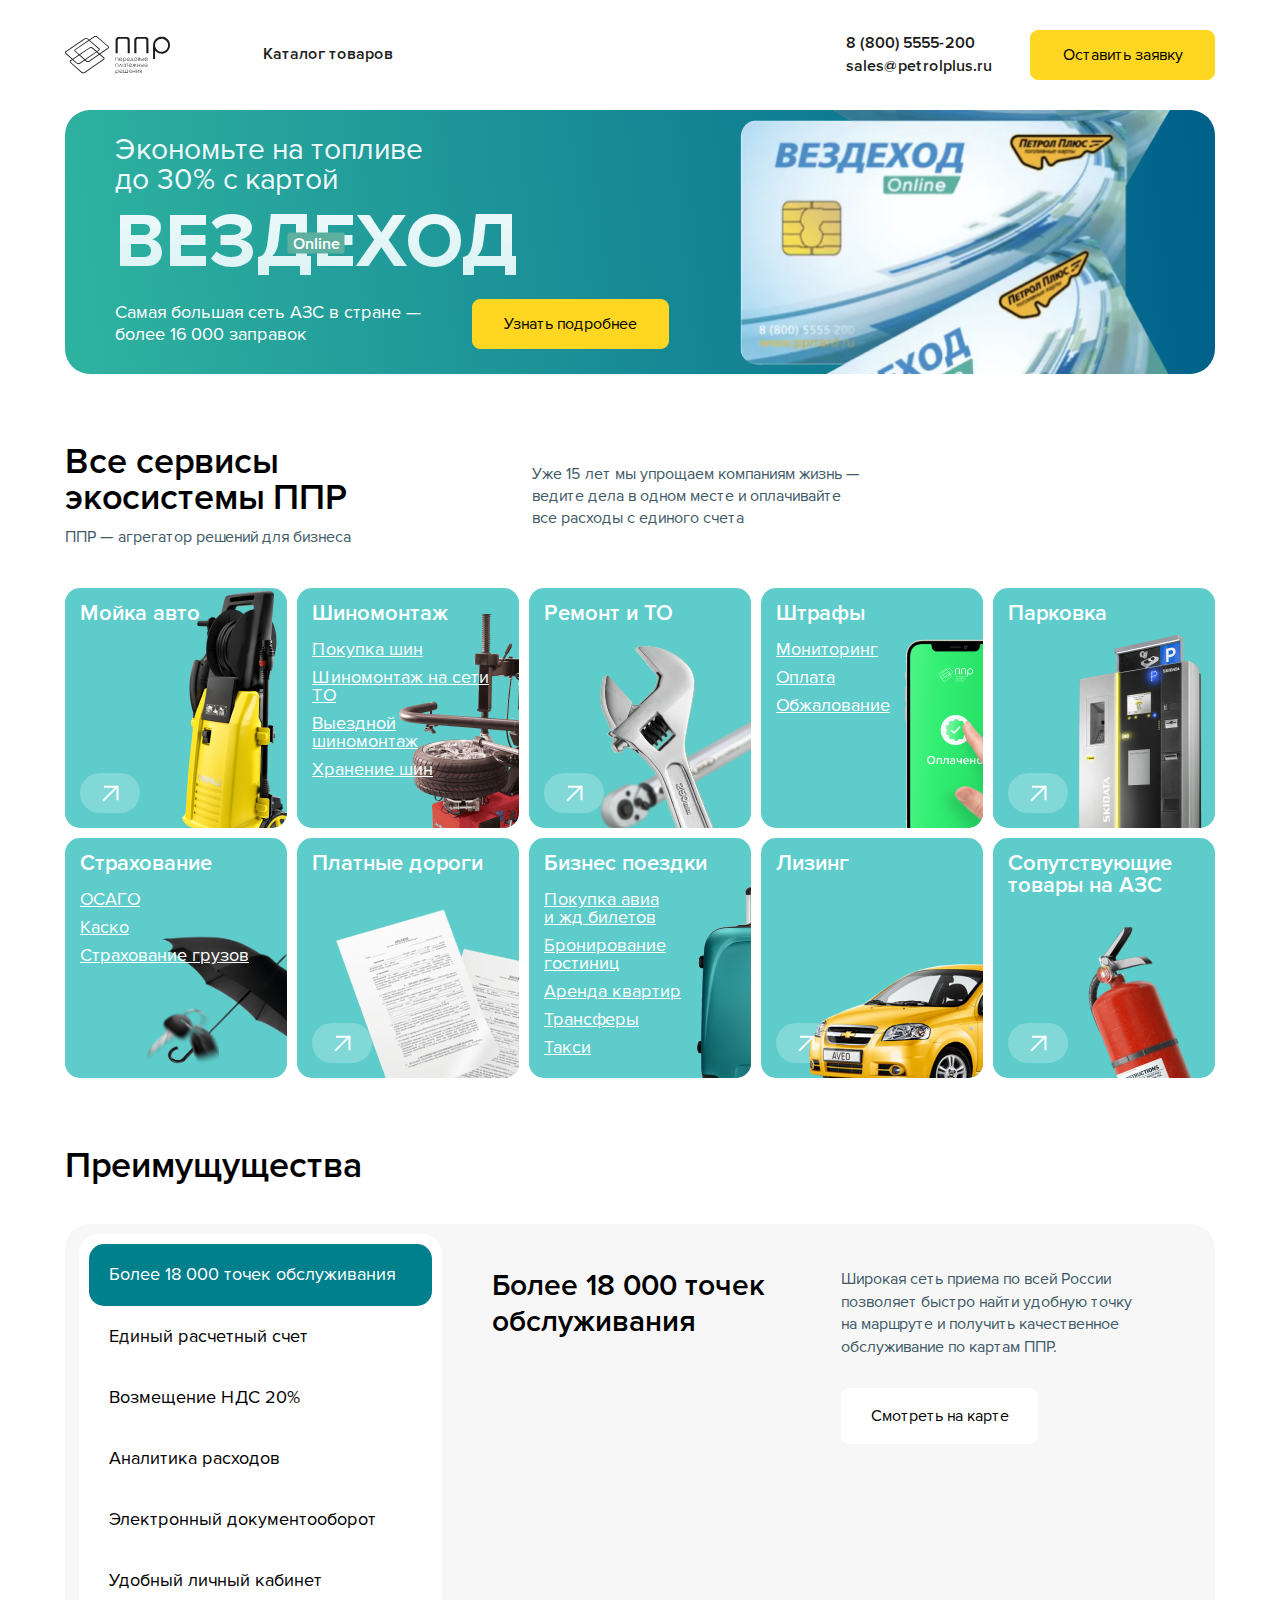
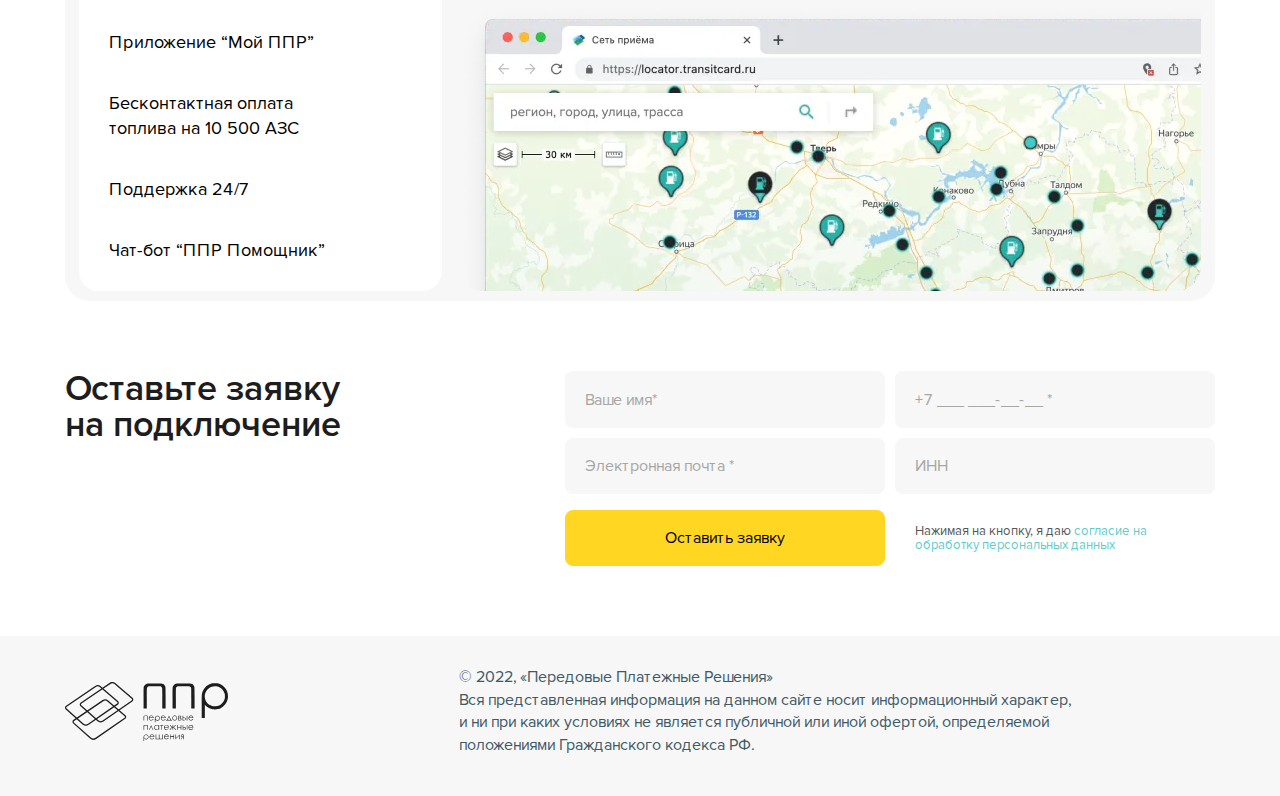
<file: index.html>
<!DOCTYPE html>
<html lang="ru">

<head>
	<meta charset="UTF-8">
	<meta http-equiv="X-UA-Compatible" content="IE=edge">
	<meta name="viewport" content="width=device-width, initial-scale=1.0">
	<title>ППР</title>
	<meta property="og:title" content="ППР">
	<meta property="og:description" content="Описание">
	<meta property="og:url" content="/">
	<meta property="og:site_name" content="ППР">
	<!-- styles -->
	<link rel="stylesheet" href="css/vendor.min.css">
	<link rel="stylesheet" href="css/app.min.css">
</head>

<body>
	<!-- wrapper -->
	<div class="wrapper">
		<!-- header -->
		<header class="header" id="header">
			<div class="container">
				<div class="header__wrapper">
					<button class="hamburger" id="hamburger-toggle" aria-label="Меню">
						<span class="hamburger__inner"></span>
						<span class="hamburger__inner"></span>
						<span class="hamburger__inner"></span>
					</button>
					<div class="header__block">
						<a href="index.html" class="header__logotype">
							<img src="img/logotype.svg" width="105px" height="38px" alt="ППР">
						</a>
						<a href="#" class="header__link">Каталог товаров</a>
					</div>
					<div class="header__block">
						<div class="header__group">
							<a href="tel:88005555200" class="header__link">8 (800) 5555-200</a>
							<a href="mailto:sales@petrolplus.ru" class="header__link">sales@petrolplus.ru</a>
						</div>
						<a href="#" class="header__btn btn">Оставить заявку</a>
					</div>
				</div>
			</div>
		</header>
		<!-- end of header -->
		<!-- mobile menu -->
		<div class="mobile-menu" id="mobile-menu">
			<div class="mobile-menu__top">
				<button class="mobile-menu__close" id="mobile-menu-close" aria-label="Закрыть">
					<span class="mobile-menu__close-inner"></span>
					<span class="mobile-menu__close-inner"></span>
				</button>
				<a href="index.html" class="mobile-menu__logotype">
					<img src="img/logotype.svg" width="110.5px" height="40px" alt="ППР">
				</a>
			</div>
			<div class="mobile-menu__main">
				<a href="#" class="mobile-menu__link">Каталог товаров</a>
				<a href="#" class="mobile-menu__btn btn">Оставить заявку</a>
			</div>
			<div class="mobile-menu__bottom">
				<div class="mobile-menu__group">
					<a href="tel:88005555200" class="mobile-menu__link">8 (800) 5555-200</a>
					<a href="mailto:sales@petrolplus.ru" class="mobile-menu__link">sales@petrolplus.ru</a>
				</div>
			</div>
		</div>
		<div class="mobile-menu-overlay" id="mobile-menu-overlay"></div>
		<!-- end of mobile menu -->
		<!-- content -->
		<div class="wrapper__content">
			<!-- promo -->
			<section class="promo" id="promo">
				<div class="container">
					<div class="promo__wrapper">
						<div class="promo__body">
							<h3 class="promo__subtitle">Экономьте на топливе до 30% с картой</h3>
							<h2 class="promo__title">Вездеход</h2>
							<div class="promo__inner">
								<p class="promo__description">Самая большая сеть АЗС в стране — более 16 000 заправок</p>
								<a href="#" class="promo__btn btn">Узнать подробнее</a>
							</div>
						</div>
						<picture class="promo__img">
							<source srcset="img/promo.png" media="(min-width: 1200px)">
							<img src="img/promo-mobile.png" alt="Image">
						</picture>
					</div>
				</div>
			</section>
			<!-- end of promo -->
			<!-- services -->
			<section class="services" id="services">
				<div class="container">
					<div class="section-heading section-heading--flex">
						<div class="section-heading__group">
							<h2 class="section-heading__title">Все сервисы <br>экосистемы ППР</h2>
							<p class="section-heading__description">ППР — агрегатор решений для бизнеса</p>
						</div>
						<div class="section-heading__group">
							<p class="section-heading__description">Уже 15 лет мы упрощаем компаниям жизнь — ведите дела в одном месте и оплачивайте все расходы с единого счета</p>
						</div>
					</div>
					<div class="services__wrapper">
						<a href="#" class="services__item">
							<span class="services__name">Мойка авто</span>
							<div class="services__icon-wrap">
								<svg class="services__icon">
									<use xlink:href="img/sprite.svg#icon-arrow-link"></use>
								</svg>
							</div>
							<picture class="services__img">
								<img src="img/services-01.png" width="106px" height="240px" alt="Image" style="--mob-width: 92px; --mob-height: 140px;">
							</picture>
						</a>
						<div class="services__item services__item--list">
							<a href="#" class="services__name">Шиномонтаж</a>
							<ul class="services__list">
								<li class="services__list-item">
									<a href="#" class="services__link">Покупка шин</a>
								</li>
								<li class="services__list-item">
									<a href="#" class="services__link">Шиномонтаж на сети ТО</a>
								</li>
								<li class="services__list-item">
									<a href="#" class="services__link">Выездной шиномонтаж</a>
								</li>
								<li class="services__list-item">
									<a href="#" class="services__link">Хранение шин</a>
								</li>
							</ul>
							<div class="services__icon-wrap">
								<svg class="services__icon">
									<use xlink:href="img/sprite.svg#icon-arrow-link"></use>
								</svg>
							</div>
							<picture class="services__img">
								<img src="img/services-02.png" width="128px" height="214px" alt="Image" style="--mob-width: 96px; --mob-height: 138px;">
							</picture>
							<a href="#" class="services__link-plug"></a>
						</div>
						<a href="#" class="services__item">
							<span class="services__name">Ремонт и ТО</span>
							<div class="services__icon-wrap">
								<svg class="services__icon">
									<use xlink:href="img/sprite.svg#icon-arrow-link"></use>
								</svg>
							</div>
							<picture class="services__img">
								<img src="img/services-03.png" width="169px" height="203px" alt="Image" style="--mob-width: 94px; --mob-height: 108px;">
							</picture>
						</a>
						<div class="services__item services__item--list">
							<a href="#" class="services__name">Штрафы</a>
							<ul class="services__list">
								<li class="services__list-item">
									<a href="#" class="services__link">Мониторинг</a>
								</li>
								<li class="services__list-item">
									<a href="#" class="services__link">Оплата</a>
								</li>
								<li class="services__list-item">
									<a href="#" class="services__link">Обжалование</a>
								</li>
							</ul>
							<div class="services__icon-wrap">
								<svg class="services__icon">
									<use xlink:href="img/sprite.svg#icon-arrow-link"></use>
								</svg>
							</div>
							<picture class="services__img">
								<img src="img/services-04.png" width="110px" height="198px" alt="Image" style="--mob-width: 70px; --mob-height: 96px;">
							</picture>
							<a href="#" class="services__link-plug"></a>
						</div>
						<a href="#" class="services__item">
							<span class="services__name">Парковка</span>
							<div class="services__icon-wrap">
								<svg class="services__icon">
									<use xlink:href="img/sprite.svg#icon-arrow-link"></use>
								</svg>
							</div>
							<picture class="services__img">
								<img src="img/services-05.png" width="146px" height="193px" alt="Image" style="--mob-width: 112px; --mob-height: 110px;">
							</picture>
						</a>
						<div class="services__item services__item--list">
							<a href="#" class="services__name">Страхование</a>
							<ul class="services__list">
								<li class="services__list-item">
									<a href="#" class="services__link">ОСАГО</a>
								</li>
								<li class="services__list-item">
									<a href="#" class="services__link">Каско</a>
								</li>
								<li class="services__list-item">
									<a href="#" class="services__link">Страхование грузов</a>
								</li>
							</ul>
							<div class="services__icon-wrap">
								<svg class="services__icon">
									<use xlink:href="img/sprite.svg#icon-arrow-link"></use>
								</svg>
							</div>
							<picture class="services__img">
								<img src="img/services-06.png" width="170px" height="198px" alt="Image" style="--mob-width: 94px; --mob-height: 107px;">
							</picture>
							<a href="#" class="services__link-plug"></a>
						</div>
						<a href="#" class="services__item">
							<span class="services__name">Платные дороги</span>
							<div class="services__icon-wrap">
								<svg class="services__icon">
									<use xlink:href="img/sprite.svg#icon-arrow-link"></use>
								</svg>
							</div>
							<picture class="services__img">
								<img src="img/services-07.png" width="183px" height="168px" alt="Image" style="--mob-width: 114px; --mob-height: 92px;">
							</picture>
						</a>
						<div class="services__item services__item--list">
							<a href="#" class="services__name">Бизнес поездки</a>
							<ul class="services__list">
								<li class="services__list-item">
									<a href="#" class="services__link">Покупка авиа <br>и жд билетов</a>
								</li>
								<li class="services__list-item">
									<a href="#" class="services__link">Бронирование гостиниц</a>
								</li>
								<li class="services__list-item">
									<a href="#" class="services__link">Аренда квартир</a>
								</li>
								<li class="services__list-item">
									<a href="#" class="services__link">Трансферы</a>
								</li>
								<li class="services__list-item">
									<a href="#" class="services__link">Такси</a>
								</li>
							</ul>
							<div class="services__icon-wrap">
								<svg class="services__icon">
									<use xlink:href="img/sprite.svg#icon-arrow-link"></use>
								</svg>
							</div>
							<picture class="services__img">
								<img src="img/services-08.png" width="62px" height="205px" alt="Image" style="--mob-width: 54px; --mob-height: 120px;">
							</picture>
							<a href="#" class="services__link-plug"></a>
						</div>
						<a href="#" class="services__item">
							<span class="services__name">Лизинг</span>
							<div class="services__icon-wrap">
								<svg class="services__icon">
									<use xlink:href="img/sprite.svg#icon-arrow-link"></use>
								</svg>
							</div>
							<picture class="services__img">
								<img src="img/services-09.png" width="181px" height="169px" alt="Image" style="--mob-width: 105px; --mob-height: 103px;">
							</picture>
						</a>
						<a href="#" class="services__item">
							<span class="services__name">Сопутствующие товары на АЗС</span>
							<div class="services__icon-wrap">
								<svg class="services__icon">
									<use xlink:href="img/sprite.svg#icon-arrow-link"></use>
								</svg>
							</div>
							<picture class="services__img">
								<img src="img/services-10.png" width="136px" height="151px" alt="Image" style="--mob-width: 87px; --mob-height: 97cd px;">
							</picture>
						</a>
					</div>
				</div>
			</section>
			<!-- end of services -->
			<!-- advantages -->
			<section class="advantages" id="advantages">
				<div class="container">
					<div class="section-heading">
						<h2 class="section-heading__title">Преимущущества</h2>
					</div>
					<div class="tabs advantages__tabs">
						<ul class="tabs__list">
							<li class="tabs__item tabs__item--active">
								<button class="tabs__tab">Более 18 000 точек обслуживания</button>
							</li>
							<li class="tabs__item">
								<button class="tabs__tab">Единый расчетный счет</button>
							</li>
							<li class="tabs__item">
								<button class="tabs__tab">Возмещение НДС 20%</button>
							</li>
							<li class="tabs__item">
								<button class="tabs__tab">Аналитика расходов</button>
							</li>
							<li class="tabs__item">
								<button class="tabs__tab">Электронный документооборот</button>
							</li>
							<li class="tabs__item">
								<button class="tabs__tab">Удобный личный кабинет</button>
							</li>
							<li class="tabs__item">
								<button class="tabs__tab">Приложение “Мой ППР”</button>
							</li>
							<li class="tabs__item">
								<button class="tabs__tab">Бесконтактная оплата <br>топлива на 10 500 АЗС</button>
							</li>
							<li class="tabs__item">
								<button class="tabs__tab">Поддержка 24/7</button>
							</li>
							<li class="tabs__item">
								<button class="tabs__tab">Чат-бот “ППР Помощник”</button>
							</li>
						</ul>
						<div class="tabs__wrapper tabs__wrapper--active">
							<div class="advantages__wrapper">
								<div class="advantages__block">
									<h3 class="advantages__title">Более 18 000 точек обслуживания</h3>
									<div class="advantages__group">
										<p class="advantages__description">Широкая сеть приема по всей России позволяет быстро найти удобную точку на маршруте и получить качественное обслуживание по картам ППР.</p>
										<a href="#" class="advantages__btn btn btn--md btn--white">Смотреть на карте</a>
									</div>
								</div>
								<picture class="advantages__img">
									<img src="img/advantages.png" alt="Image">
								</picture>
							</div>
						</div>
						<div class="tabs__wrapper">
							<div class="advantages__wrapper">
								<div class="advantages__block">
									<h3 class="advantages__title">Более 12 000 точек обслуживания</h3>
									<div class="advantages__group">
										<p class="advantages__description">Широкая сеть приема по всей России позволяет быстро найти удобную точку на маршруте и получить качественное обслуживание по картам ППР.</p>
										<a href="#" class="advantages__btn btn btn--md btn--white">Смотреть на карте</a>
									</div>
								</div>
								<picture class="advantages__img">
									<img src="img/advantages.png" alt="Image">
								</picture>
							</div>
						</div>
						<div class="tabs__wrapper">
							<div class="advantages__wrapper">
								<div class="advantages__block">
									<h3 class="advantages__title">Более 18 000 точек обслуживания</h3>
									<div class="advantages__group">
										<p class="advantages__description">Широкая сеть приема по всей России позволяет быстро найти удобную точку на маршруте и получить качественное обслуживание по картам ППР.</p>
										<a href="#" class="advantages__btn btn btn--md btn--white">Смотреть на карте</a>
									</div>
								</div>
								<picture class="advantages__img">
									<img src="img/advantages.png" alt="Image">
								</picture>
							</div>
						</div>
						<div class="tabs__wrapper">
							<div class="advantages__wrapper">
								<div class="advantages__block">
									<h3 class="advantages__title">Более 18 000 точек обслуживания</h3>
									<div class="advantages__group">
										<p class="advantages__description">Широкая сеть приема по всей России позволяет быстро найти удобную точку на маршруте и получить качественное обслуживание по картам ППР.</p>
										<a href="#" class="advantages__btn btn btn--md btn--white">Смотреть на карте</a>
									</div>
								</div>
								<picture class="advantages__img">
									<img src="img/advantages.png" alt="Image">
								</picture>
							</div>
						</div>
						<div class="tabs__wrapper">
							<div class="advantages__wrapper">
								<div class="advantages__block">
									<h3 class="advantages__title">Более 18 000 точек обслуживания</h3>
									<div class="advantages__group">
										<p class="advantages__description">Широкая сеть приема по всей России позволяет быстро найти удобную точку на маршруте и получить качественное обслуживание по картам ППР.</p>
										<a href="#" class="advantages__btn btn btn--md btn--white">Смотреть на карте</a>
									</div>
								</div>
								<picture class="advantages__img">
									<img src="img/advantages.png" alt="Image">
								</picture>
							</div>
						</div>
						<div class="tabs__wrapper">
							<div class="advantages__wrapper">
								<div class="advantages__block">
									<h3 class="advantages__title">Более 18 000 точек обслуживания</h3>
									<div class="advantages__group">
										<p class="advantages__description">Широкая сеть приема по всей России позволяет быстро найти удобную точку на маршруте и получить качественное обслуживание по картам ППР.</p>
										<a href="#" class="advantages__btn btn btn--md btn--white">Смотреть на карте</a>
									</div>
								</div>
								<picture class="advantages__img">
									<img src="img/advantages.png" alt="Image">
								</picture>
							</div>
						</div>
						<div class="tabs__wrapper">
							<div class="advantages__wrapper">
								<div class="advantages__block">
									<h3 class="advantages__title">Более 18 000 точек обслуживания</h3>
									<div class="advantages__group">
										<p class="advantages__description">Широкая сеть приема по всей России позволяет быстро найти удобную точку на маршруте и получить качественное обслуживание по картам ППР.</p>
										<a href="#" class="advantages__btn btn btn--md btn--white">Смотреть на карте</a>
									</div>
								</div>
								<picture class="advantages__img">
									<img src="img/advantages.png" alt="Image">
								</picture>
							</div>
						</div>
						<div class="tabs__wrapper">
							<div class="advantages__wrapper">
								<div class="advantages__block">
									<h3 class="advantages__title">Более 18 000 точек обслуживания</h3>
									<div class="advantages__group">
										<p class="advantages__description">Широкая сеть приема по всей России позволяет быстро найти удобную точку на маршруте и получить качественное обслуживание по картам ППР.</p>
										<a href="#" class="advantages__btn btn btn--md btn--white">Смотреть на карте</a>
									</div>
								</div>
								<picture class="advantages__img">
									<img src="img/advantages.png" alt="Image">
								</picture>
							</div>
						</div>
						<div class="tabs__wrapper">
							<div class="advantages__wrapper">
								<div class="advantages__block">
									<h3 class="advantages__title">Более 18 000 точек обслуживания</h3>
									<div class="advantages__group">
										<p class="advantages__description">Широкая сеть приема по всей России позволяет быстро найти удобную точку на маршруте и получить качественное обслуживание по картам ППР.</p>
										<a href="#" class="advantages__btn btn btn--md btn--white">Смотреть на карте</a>
									</div>
								</div>
								<picture class="advantages__img">
									<img src="img/advantages.png" alt="Image">
								</picture>
							</div>
						</div>
						<div class="tabs__wrapper">
							<div class="advantages__wrapper">
								<div class="advantages__block">
									<h3 class="advantages__title">Более 18 000 точек обслуживания</h3>
									<div class="advantages__group">
										<p class="advantages__description">Широкая сеть приема по всей России позволяет быстро найти удобную точку на маршруте и получить качественное обслуживание по картам ППР.</p>
										<a href="#" class="advantages__btn btn btn--md btn--white">Смотреть на карте</a>
									</div>
								</div>
								<picture class="advantages__img">
									<img src="img/advantages.png" alt="Image">
								</picture>
							</div>
						</div>
					</div>
					<div class="advantages__slider">
						<div class="advantages__slider-wrapper">
							<div class="swiper">
								<div class="swiper-wrapper">
									<div class="swiper-slide">
										<div class="advantages__wrapper">
											<div class="advantages__block">
												<h3 class="advantages__title">Более 18 000 точек обслуживания</h3>
												<div class="advantages__group">
													<p class="advantages__description">Широкая сеть приема по всей России позволяет быстро найти удобную точку на маршруте и получить качественное обслуживание по картам ППР.</p>
													<a href="#" class="advantages__btn btn btn--md btn--white">Смотреть на карте</a>
												</div>
											</div>
											<picture class="advantages__img">
												<img src="img/advantages.png" alt="Image">
											</picture>
										</div>
									</div>
									<div class="swiper-slide">
										<div class="advantages__wrapper">
											<div class="advantages__block">
												<h3 class="advantages__title">Более 18 000 точек обслуживания</h3>
												<div class="advantages__group">
													<p class="advantages__description">Широкая сеть приема по всей России позволяет быстро найти удобную точку на маршруте и получить качественное обслуживание по картам ППР.</p>
													<a href="#" class="advantages__btn btn btn--md btn--white">Смотреть на карте</a>
												</div>
											</div>
											<picture class="advantages__img">
												<img src="img/advantages.png" alt="Image">
											</picture>
										</div>
									</div>
									<div class="swiper-slide">
										<div class="advantages__wrapper">
											<div class="advantages__block">
												<h3 class="advantages__title">Более 18 000 точек обслуживания</h3>
												<div class="advantages__group">
													<p class="advantages__description">Широкая сеть приема по всей России позволяет быстро найти удобную точку на маршруте и получить качественное обслуживание по картам ППР.</p>
													<a href="#" class="advantages__btn btn btn--md btn--white">Смотреть на карте</a>
												</div>
											</div>
											<picture class="advantages__img">
												<img src="img/advantages.png" alt="Image">
											</picture>
										</div>
									</div>
								</div>
								<div class="swiper-scrollbar"></div>
							</div>
						</div>
					</div>
				</div>
			</section>
			<!-- end of advantages -->
			<!-- connection request -->
			<section class="connection-request" id="connection-request">
				<div class="container">
					<div class="connection-request__wrapper">
						<div class="connection-request__left">
							<h2 class="connection-request__title">Оставьте заявку на подключение</h2>
						</div>
						<div class="connection-request__right">
							<form action="" class="connection-request-form connection-request__form">
								<div class="connection-request-form__wrapper">
									<input type="text" class="connection-request-form__input input" placeholder="Ваше имя*" required>
									<input type="text" class="connection-request-form__input input" placeholder="+7 ___ ___-__-__ *" data-inputmask="'mask': '+7 999 999-99-99'" required>
									<input type="text" class="connection-request-form__input input" placeholder="Электронная почта *" required>
									<input type="text" class="connection-request-form__input input" placeholder="ИНН">
								</div>
								<div class="connection-request-form__inner">
									<button class="connection-request-form__btn btn btn--md">Оставить заявку</button>
									<span class="connection-request-form__help">Нажимая на кнопку, я даю <a href="#" target="_blank">согласие на обработку персональных данных</a></span>
								</div>
							</form>
						</div>
					</div>
				</div>
			</section>
			<!-- end of connection request -->
		</div>
		<!-- end of content -->
		<!-- footer -->
		<footer class="footer" id="footer">
			<div class="container">
				<div class="footer__wrapper">
					<a href="index.html" class="footer__logotype">
						<img src="img/logotype.svg" width="163px" height="59px" alt="ППР">
					</a>
					<p class="footer__copyright">
						© 2022, «Передовые Платежные Решения»<br>
						Вся представленная информация на данном сайте носит информационный характер, <br>и ни при каких условиях не является публичной или иной офертой, определяемой <br>положениями Гражданского кодекса РФ.
					</p>
				</div>
			</div>
		</footer>
		<!-- end of footer -->
	</div>
	<!-- end of wrapper -->
	<!-- scripts -->
	<script src="js/vendor.min.js"></script>
	<script src="js/app.min.js"></script>
</body>

</html>
</file>
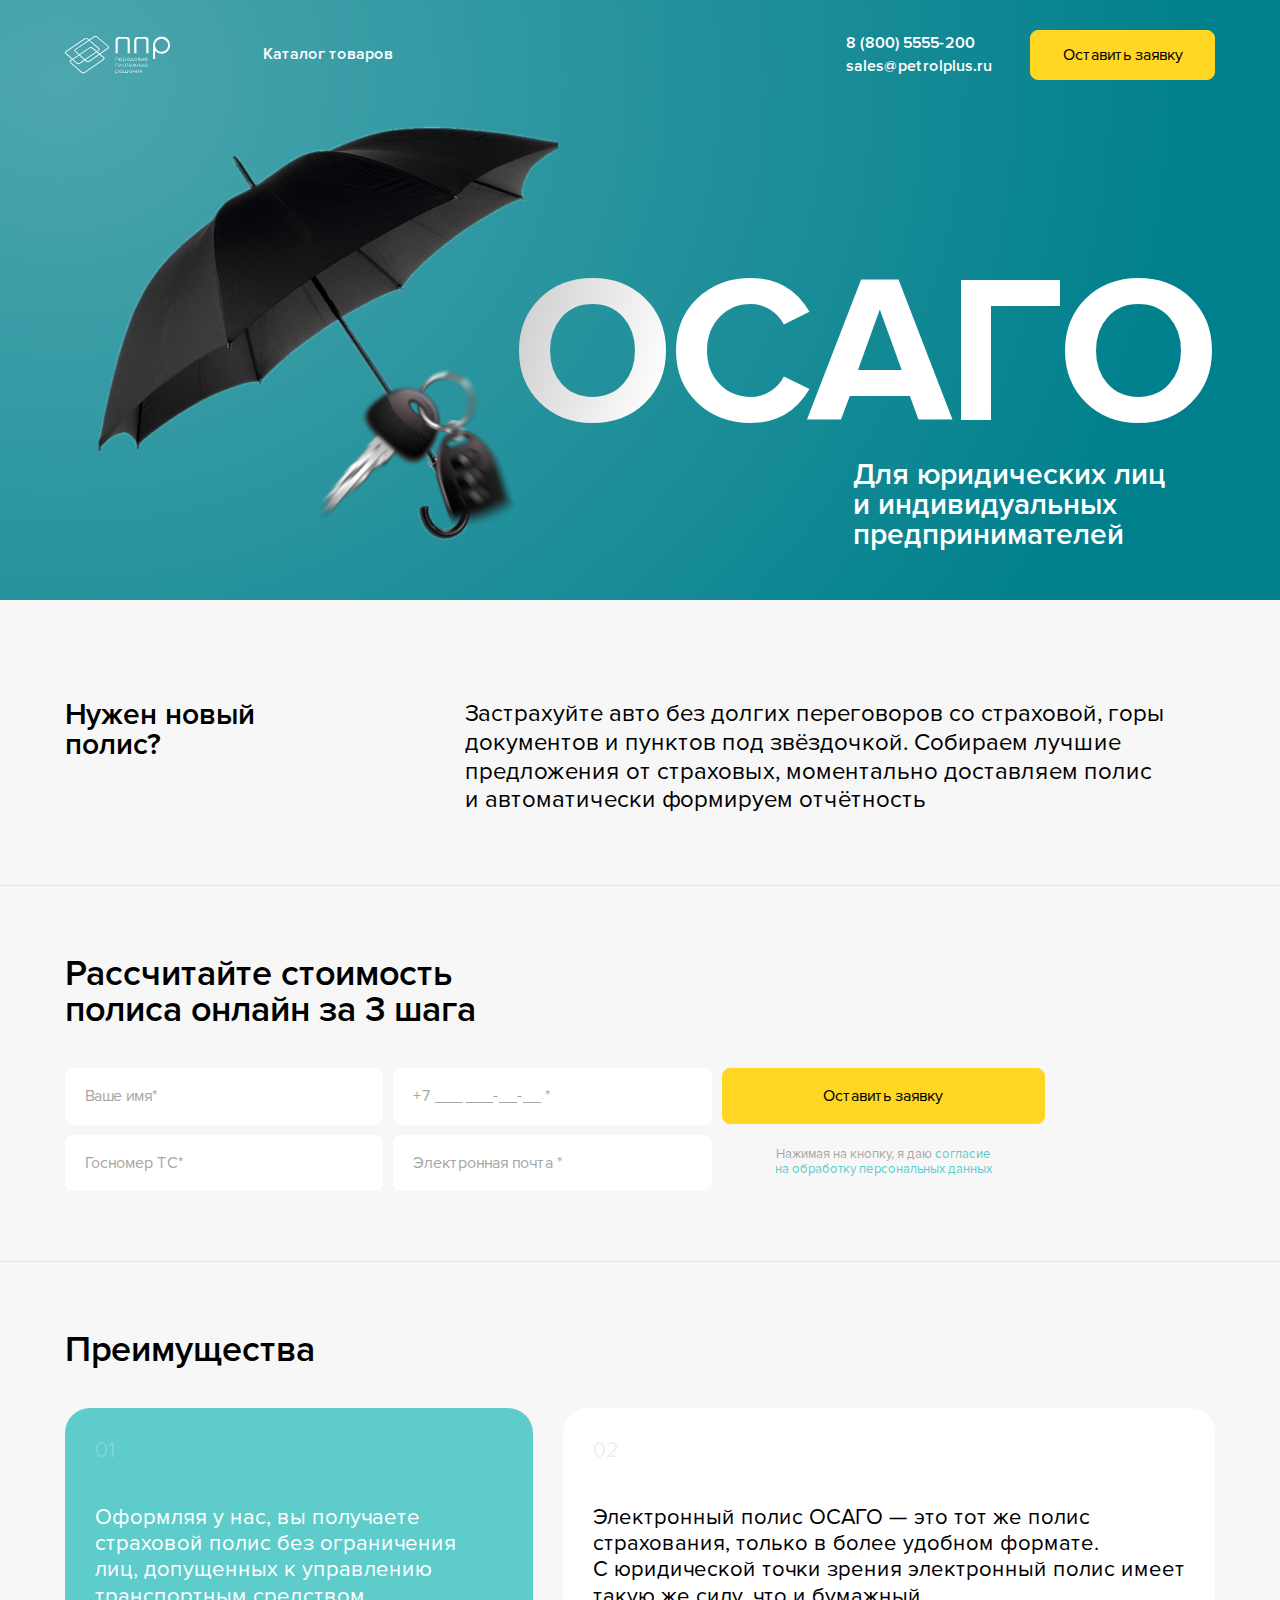
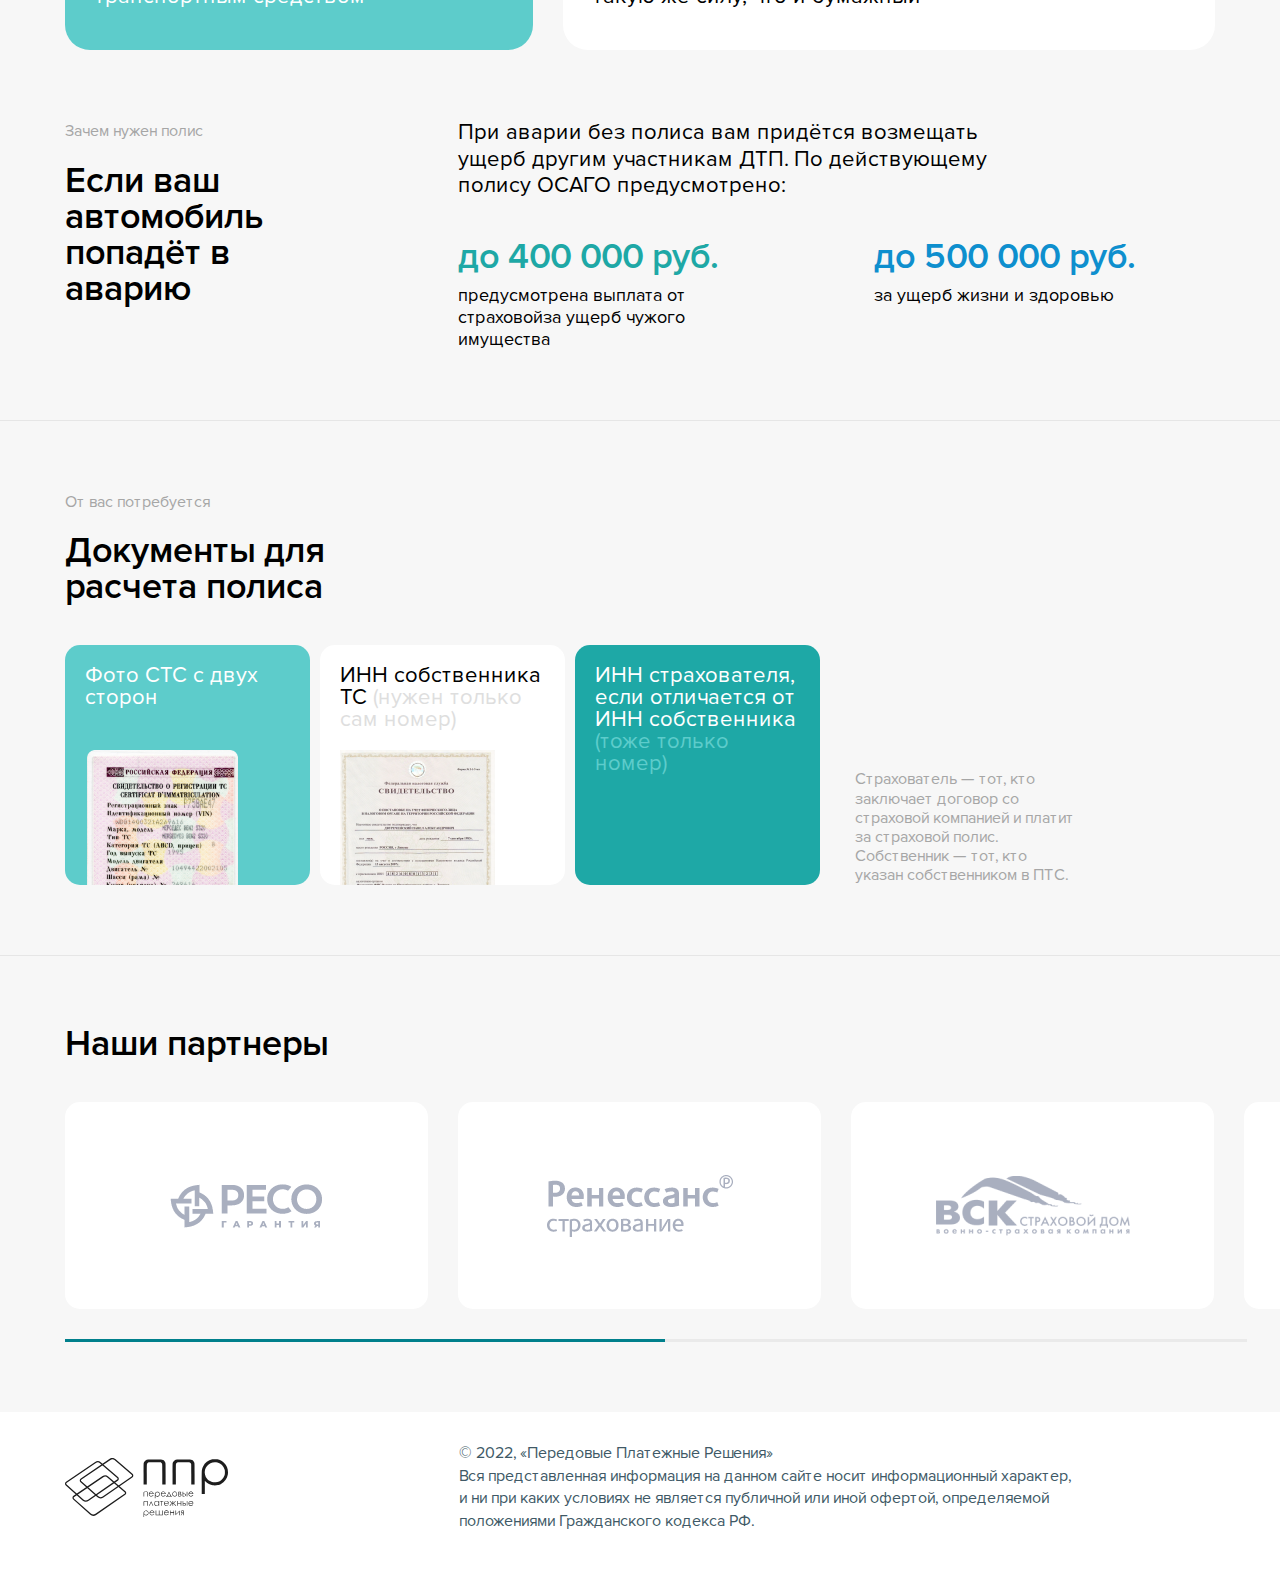
<file: osago.html>
<!DOCTYPE html>
<html lang="ru">

<head>
	<meta charset="UTF-8">
	<meta http-equiv="X-UA-Compatible" content="IE=edge">
	<meta name="viewport" content="width=device-width, initial-scale=1.0">
	<title>ППР - Осаго</title>
	<meta property="og:title" content="ППР">
	<meta property="og:description" content="Описание">
	<meta property="og:url" content="/">
	<meta property="og:site_name" content="ППР">
	<!-- styles -->
	<link rel="stylesheet" href="css/vendor.min.css">
	<link rel="stylesheet" href="css/app.min.css">
</head>

<body>
	<!-- wrapper -->
	<div class="wrapper wrapper--main">
		<!-- header -->
		<header class="header header--white" id="header">
			<div class="container">
				<div class="header__wrapper">
					<button class="hamburger" id="hamburger-toggle" aria-label="Меню">
						<span class="hamburger__inner"></span>
						<span class="hamburger__inner"></span>
						<span class="hamburger__inner"></span>
					</button>
					<div class="header__block">
						<a href="index.html" class="header__logotype">
							<img src="img/logotype-white.svg" width="105px" height="38px" alt="ППР">
						</a>
						<a href="#" class="header__link">Каталог товаров</a>
					</div>
					<div class="header__block">
						<div class="header__group">
							<a href="tel:88005555200" class="header__link">8 (800) 5555-200</a>
							<a href="mailto:sales@petrolplus.ru" class="header__link">sales@petrolplus.ru</a>
						</div>
						<a href="#" class="header__btn btn">Оставить заявку</a>
					</div>
				</div>
			</div>
		</header>
		<!-- end of header -->
		<!-- mobile menu -->
		<div class="mobile-menu" id="mobile-menu">
			<div class="mobile-menu__top">
				<button class="mobile-menu__close" id="mobile-menu-close" aria-label="Закрыть">
					<span class="mobile-menu__close-inner"></span>
					<span class="mobile-menu__close-inner"></span>
				</button>
				<a href="index.html" class="mobile-menu__logotype">
					<img src="img/logotype.svg" width="110.5px" height="40px" alt="ППР">
				</a>
			</div>
			<div class="mobile-menu__main">
				<a href="#" class="mobile-menu__link">Каталог товаров</a>
				<a href="#" class="mobile-menu__btn btn">Оставить заявку</a>
			</div>
			<div class="mobile-menu__bottom">
				<div class="mobile-menu__group">
					<a href="tel:88005555200" class="mobile-menu__link">8 (800) 5555-200</a>
					<a href="mailto:sales@petrolplus.ru" class="mobile-menu__link">sales@petrolplus.ru</a>
				</div>
			</div>
		</div>
		<div class="mobile-menu-overlay" id="mobile-menu-overlay"></div>
		<!-- end of mobile menu -->
		<!-- content -->
		<div class="wrapper__content">
			<!-- main -->
			<section class="main" id="main">
				<div class="container">
					<div class="main__wrapper">
						<picture class="main__img">
							<img src="img/main.png" alt="Осаго">
						</picture>
						<div class="main__body">
							<h1 class="main__title">Осаго</h1>
							<p class="main__description">Для юридических лиц и индивидуальных предпринимателей </p>
						</div>
					</div>
				</div>
			</section>
			<!-- end of main -->
			<!-- new policy -->
			<section class="new-policy" id="new-policy">
				<div class="container">
					<div class="new-policy__wrapper">
						<h2 class="new-policy__title">Нужен новый полис?</h2>
						<p class="new-policy__description">Застрахуйте авто без долгих переговоров со страховой, горы документов и пунктов под звёздочкой. Собираем лучшие предложения от страховых, моментально доставляем полис и автоматически формируем отчётность</p>
					</div>
				</div>
			</section>
			<!-- end of new policy -->
			<!-- calculate the cost -->
			<section class="calculate-cost" id="calculate-cost">
				<div class="container">
					<div class="section-heading">
						<h2 class="section-heading__title">Рассчитайте стоимость <br>полиса онлайн за 3 шага</h2>
					</div>
					<form action="" class="calculate-cost-form calculate-cost__form">
						<div class="calculate-cost-form__wrapper">
							<input type="text" class="calculate-cost-form__input input input--white" placeholder="Ваше имя*" required>
							<input type="text" class="calculate-cost-form__input input input--white" placeholder="+7 ___ ___-__-__ *" data-inputmask="'mask': '+7 999 999-99-99'" required>
							<input type="text" class="calculate-cost-form__input input input--white" placeholder="Госномер ТС*" required>
							<input type="text" class="calculate-cost-form__input input input--white" placeholder="Электронная почта *" required>
						</div>
						<div class="calculate-cost-form__inner">
							<button class="calculate-cost-form__btn btn btn--md">Оставить заявку</button>
							<span class="calculate-cost-form__help">Нажимая на кнопку, я даю <a href="#" target="_blank">согласие на обработку персональных данных</a></span>
						</div>
					</form>
				</div>
			</section>
			<!-- end of calculate the cost -->
			<!-- advantages -->
			<section class="advantages-info" id="advantages-info">
				<div class="container">
					<div class="section-heading">
						<h2 class="section-heading__title">Преимущества</h2>
					</div>
					<div class="advantages-info__wrapper">
						<article class="advantages-info__item advantages-info__item--accent">
							<p class="advantages-info__description">Оформляя у нас, вы получаете страховой полис без ограничения лиц, допущенных к управлению транспортным средством</p>
						</article>
						<article class="advantages-info__item">
							<p class="advantages-info__description">Электронный полис ОСАГО — это тот же полис страхования, только в более удобном формате. С юридической точки зрения электронный полис имеет такую же силу, что и бумажный</p>
						</article>
					</div>
				</div>
			</section>
			<!-- end of advantages -->
			<!-- about -->
			<section class="about" id="about">
				<div class="container">
					<div class="about__wrapper">
						<div class="about__left">
							<p class="about__help">Зачем нужен полис</p>
							<h2 class="about__title">Если ваш автомобиль попадёт в аварию</h2>
						</div>
						<div class="about__right">
							<p class="about__description">При аварии без полиса вам придётся возмещать ущерб другим участникам ДТП. По действующему полису ОСАГО предусмотрено:</p>
							<div class="about__inner">
								<div class="about__block">
									<span class="about__value">до 400 000 руб.</span>
									<span class="about__text">предусмотрена выплата от страховойза ущерб чужого имущества </span>
								</div>
								<div class="about__block">
									<span class="about__value about__value--blue">до 500 000 руб.</span>
									<span class="about__text">за ущерб жизни и здоровью </span>
								</div>
							</div>
						</div>
					</div>
				</div>
			</section>
			<!-- end of about -->
			<!-- documents -->
			<section class="documents" id="documents">
				<div class="container">
					<div class="section-heading">
						<p class="section-heading__help">От вас потребуется</p>
						<h2 class="section-heading__title">Документы для <br>расчета полиса</h2>
					</div>
					<div class="documents__wrap">
						<div class="documents__wrapper">
							<article class="documents__item documents__item--accent">
								<h3 class="documents__title">Фото СТС с двух сторон</h3>
								<picture class="documents__img">
									<img src="img/documents-sts.png" alt="Image">
								</picture>
							</article>
							<article class="documents__item">
								<h3 class="documents__title">ИНН собственника ТС <span>(нужен только сам номер)</span></h3>
								<picture class="documents__img">
									<img src="img/documents.png" alt="Image">
								</picture>
							</article>
							<article class="documents__item documents__item--turquiose">
								<h3 class="documents__title">ИНН страхователя, если отличается от ИНН собственника <span>(тоже только номер)</span></h3>
							</article>
						</div>
						<p class="documents__description">
							Страхователь — тот, кто заключает договор со страховой компанией и платит за страховой полис.<br>
							Собственник — тот, кто указан собственником в ПТС.
						</p>
					</div>
				</div>
			</section>
			<!-- end of documents -->
			<!-- partners -->
			<section class="partners" id="partners">
				<div class="container">
					<div class="section-heading">
						<h2 class="section-heading__title">Наши партнеры</h2>
					</div>
					<div class="partners__slider">
						<div class="partners__slider-wrapper">
							<div class="swiper">
								<div class="swiper-wrapper">
									<div class="swiper-slide">
										<a href="#" class="partners__item">
											<img src="img/partners-01.png" width="153px" height="44px" alt="Image">
										</a>
									</div>
									<div class="swiper-slide">
										<a href="#" class="partners__item">
											<img src="img/partners-02.png" width="186px" height="62px" alt="Image">
										</a>
									</div>
									<div class="swiper-slide">
										<a href="#" class="partners__item">
											<img src="img/partners-03.png" width="194px" height="60px" alt="Image">
										</a>
									</div>
									<div class="swiper-slide">
										<a href="#" class="partners__item">
											<img src="img/partners-04.png" width="194px" height="60px" alt="Image">
										</a>
									</div>
									<div class="swiper-slide">
										<a href="#" class="partners__item">
											<img src="img/partners-02.png" width="186px" height="62px" alt="Image">
										</a>
									</div>
									<div class="swiper-slide">
										<a href="#" class="partners__item">
											<img src="img/partners-03.png" width="194px" height="60px" alt="Image">
										</a>
									</div>
								</div>
								<div class="swiper-scrollbar"></div>
							</div>
						</div>
					</div>
				</div>
			</section>
			<!-- end of partners -->
		</div>
		<!-- end of content -->
		<!-- footer -->
		<footer class="footer footer--white" id="footer">
			<div class="container">
				<div class="footer__wrapper">
					<a href="index.html" class="footer__logotype">
						<img src="img/logotype.svg" width="163px" height="59px" alt="ППР">
					</a>
					<p class="footer__copyright">
						© 2022, «Передовые Платежные Решения»<br>
						Вся представленная информация на данном сайте носит информационный характер, <br>и ни при каких условиях не является публичной или иной офертой, определяемой <br>положениями Гражданского кодекса РФ.
					</p>
				</div>
			</div>
		</footer>
		<!-- end of footer -->
	</div>
	<!-- end of wrapper -->
	<!-- scripts -->
	<script src="js/vendor.min.js"></script>
	<script src="js/app.min.js"></script>
</body>

</html>
</file>
<file: css/app.min.css>
body{position:relative;overflow-x:hidden;font-family:"ProximaNova",sans-serif;font-size:16px;line-height:1.4;color:#000}ul,ol,li{display:block;padding:0;margin:0;list-style:none}h1,h2,h3,h4,h5,h6{margin:0;font-weight:normal}p{margin:0}a{display:inline-block;color:#000;text-decoration:none;-webkit-transition:all .25s ease-in-out;-o-transition:all .25s ease-in-out;transition:all .25s ease-in-out}a:hover{text-decoration:none;color:#000}a:active{color:#000}@media screen and (hover: hover){a:hover{color:#ffd622}}input[type=number]{-moz-appearance:textfield}input[type=number]::-webkit-outer-spin-button,input[type=number]::-webkit-inner-spin-button{display:none;-webkit-appearance:none;appearance:none;margin:0}input:-webkit-autofill{-webkit-animation-name:autofill;-webkit-animation-fill-mode:both}input:-webkit-autofill,input:-webkit-autofill:hover,input:-webkit-autofill:focus,input:-webkit-autofill:active{-webkit-box-shadow:0 0 0 30px #fff inset !important}picture{display:block}img{max-width:100%}svg{-webkit-transition:all .25s ease-in-out;-o-transition:all .25s ease-in-out;transition:all .25s ease-in-out}.scroll-disabled{overflow:hidden}.container{margin:0 auto;padding:0 16px;max-width:1182px;width:100%}.btn{display:block;padding:16px;width:-webkit-fit-content;width:-moz-fit-content;width:fit-content;font-size:16px;font-weight:normal;line-height:1;text-align:center;color:#000;background:#ffd622;border:1px solid #ffd622;border-radius:8px;-webkit-transition:all .25s ease-in-out;-o-transition:all .25s ease-in-out;transition:all .25s ease-in-out}.btn:focus{outline:none}.btn:hover{color:#000}.btn--md{padding:19px}.btn--white{background:#fff;border:1px solid #fff}@media screen and (hover: hover){.btn:hover{background:#f9de51}}@media screen and (max-width: 767px){.btn{font-size:14px}}.input{-webkit-appearance:none;-moz-appearance:none;appearance:none;display:block;padding:18.25px 20px;width:100%;font-size:16px;font-weight:normal;line-height:1;color:#000;background:#f7f7f7;border:none;border-radius:8px}.input::-webkit-input-placeholder{color:#a6a6a6}.input::-moz-placeholder{color:#a6a6a6}.input:-ms-input-placeholder{color:#a6a6a6}.input::-ms-input-placeholder{color:#a6a6a6}.input::placeholder{color:#a6a6a6}.input:focus{outline:none}.input--white{background:#fff}@-webkit-keyframes autofill{to{color:inherit;background:rgba(0,0,0,0)}}@keyframes autofill{to{color:inherit;background:rgba(0,0,0,0)}}.header{position:relative;z-index:100;padding:30px 0}.header--white .header__link{color:#fff}.header--white .header__link:hover{color:#fff}@media screen and (hover: hover){.header--white .header__link:hover{color:#ffd622}}.header--white .hamburger__inner{background:#fff}@media screen and (max-width: 767px){.header{padding:24px 0}}.header__wrapper{display:-webkit-box;display:-ms-flexbox;display:flex;-webkit-box-align:center;-ms-flex-align:center;align-items:center;-webkit-box-pack:justify;-ms-flex-pack:justify;justify-content:space-between}.header__block{display:-webkit-box;display:-ms-flexbox;display:flex;-webkit-box-align:center;-ms-flex-align:center;align-items:center}.header__logotype{max-width:105px;width:100%;height:auto}.header__logotype img{display:block;width:100%;height:100%;-o-object-fit:contain;object-fit:contain}@media screen and (max-width: 767px){.header__logotype{max-width:110.5px}}.header__logotype+.header__link{margin-left:93px}@media screen and (min-width: 768px)and (max-width: 1023px){.header__logotype+.header__link{margin-left:43px}}@media screen and (max-width: 767px){.header__group{display:none}}.header__link{display:block;width:-webkit-fit-content;width:-moz-fit-content;width:fit-content;font-size:16px;font-weight:600;line-height:1.2;color:#1d1d1d}@media screen and (max-width: 767px){.header__link{display:none}}.header__link+.header__link{margin-top:4px}.header__btn{margin-left:38px;min-width:185px}@media screen and (max-width: 767px){.header__btn{margin-left:24px;min-width:auto}}.hamburger{position:relative;display:block;margin-right:24px;padding:0;min-width:30px;width:30px;height:30px;background:rgba(0,0,0,0);border:none;border-radius:0;-webkit-transition:all .25s ease-in-out;-o-transition:all .25s ease-in-out;transition:all .25s ease-in-out}.hamburger:focus{outline:none}.hamburger--active .hamburger__inner:first-child{top:13.75px;-webkit-transform:rotate(45deg);-ms-transform:rotate(45deg);transform:rotate(45deg)}.hamburger--active .hamburger__inner:nth-child(2){opacity:0}.hamburger--active .hamburger__inner:last-child{top:13.75px;-webkit-transform:rotate(-45deg);-ms-transform:rotate(-45deg);transform:rotate(-45deg)}@media screen and (min-width: 768px){.hamburger{display:none}}.hamburger__inner{display:block;position:absolute;left:0;width:100%;height:2.5px;background:#00808c;-webkit-transition:all .25s ease-in-out;-o-transition:all .25s ease-in-out;transition:all .25s ease-in-out}.hamburger__inner:first-child{top:6.25px}.hamburger__inner:nth-child(2){top:13.75px;width:21px}.hamburger__inner:last-child{top:21.25px}.mobile-menu{position:fixed;top:0;left:0;z-index:1010;-webkit-transform:translateX(-104%);-ms-transform:translateX(-104%);transform:translateX(-104%);overflow:hidden;display:-webkit-box;display:-ms-flexbox;display:flex;-webkit-box-orient:vertical;-webkit-box-direction:normal;-ms-flex-direction:column;flex-direction:column;-webkit-box-pack:justify;-ms-flex-pack:justify;justify-content:space-between;padding:28px 16px 20px;width:100%;height:477px;background:#fff;pointer-events:none;-webkit-transition:all .25s ease-in-out;-o-transition:all .25s ease-in-out;transition:all .25s ease-in-out}.mobile-menu--active{-webkit-transform:translateX(0);-ms-transform:translateX(0);transform:translateX(0);pointer-events:all}.mobile-menu--active .mobile-menu__top,.mobile-menu--active .mobile-menu__main,.mobile-menu--active .mobile-menu__bottom{opacity:1;-webkit-transition:opacity .25s ease-in-out .25s;-o-transition:opacity .25s ease-in-out .25s;transition:opacity .25s ease-in-out .25s}@media screen and (min-width: 768px){.mobile-menu{display:none}}.mobile-menu__top{display:-webkit-box;display:-ms-flexbox;display:flex;-webkit-box-align:center;-ms-flex-align:center;align-items:center;-webkit-box-pack:justify;-ms-flex-pack:justify;justify-content:space-between;padding-right:20px;opacity:0;-webkit-transition:opacity .25s ease-in-out;-o-transition:opacity .25s ease-in-out;transition:opacity .25s ease-in-out}.mobile-menu__close{position:relative;display:block;margin-right:24px;padding:0;min-width:30px;width:30px;height:30px;background:rgba(0,0,0,0);border:none;border-radius:0;-webkit-transition:all .25s ease-in-out;-o-transition:all .25s ease-in-out;transition:all .25s ease-in-out}.mobile-menu__close:focus{outline:none}@media screen and (min-width: 768px){.mobile-menu__close{display:none}}.mobile-menu__close-inner{display:block;position:absolute;left:0;width:100%;height:2.5px;background:#00808c;-webkit-transition:all .25s ease-in-out;-o-transition:all .25s ease-in-out;transition:all .25s ease-in-out}.mobile-menu__close-inner:first-child{top:13.75px;-webkit-transform:rotate(45deg);-ms-transform:rotate(45deg);transform:rotate(45deg)}.mobile-menu__close-inner:last-child{top:13.75px;-webkit-transform:rotate(-45deg);-ms-transform:rotate(-45deg);transform:rotate(-45deg)}.mobile-menu__logotype{max-width:110.5px;width:100%;height:auto}.mobile-menu__logotype img{display:block;width:100%;height:100%;-o-object-fit:contain;object-fit:contain}.mobile-menu__main{-webkit-box-flex:1;-ms-flex:1 1 100%;flex:1 1 100%;padding-top:50px;opacity:0;-webkit-transition:opacity .25s ease-in-out;-o-transition:opacity .25s ease-in-out;transition:opacity .25s ease-in-out}.mobile-menu__bottom{margin-top:20px;padding-top:20px;border-top:1px solid rgba(166,166,166,.2);opacity:0;-webkit-transition:opacity .25s ease-in-out;-o-transition:opacity .25s ease-in-out;transition:opacity .25s ease-in-out}.mobile-menu__link{display:block;font-size:22px;font-weight:600;color:#1d1d1d}.mobile-menu__link+.mobile-menu__btn{margin-top:30px}.mobile-menu-overlay{position:fixed;top:0;right:0;bottom:0;left:0;z-index:1000;width:100%;height:100%;visibility:hidden;opacity:0;background:rgba(0,0,0,.7);pointer-events:none;-webkit-transition:all .25s ease-in-out;-o-transition:all .25s ease-in-out;transition:all .25s ease-in-out}.mobile-menu-overlay--active{visibility:visible;opacity:1;pointer-events:all}@media screen and (min-width: 768px){.mobile-menu-overlay{display:none}}.tabs{display:-webkit-box;display:-ms-flexbox;display:flex;padding:10px 14px;background:#f7f7f7;border-radius:25px}.tabs__list{overflow:hidden;padding:10px;max-width:363px;width:100%;background:#fff;border-radius:20px}.tabs__item--active .tabs__tab{color:#fff;background:#00808c}.tabs__tab{display:block;padding:18px 20px;width:100%;font-size:18px;font-weight:normal;line-height:1.4;text-align:left;color:#000;background:rgba(0,0,0,0);border:none;border-radius:15px;-webkit-transition:all .25s ease-in-out;-o-transition:all .25s ease-in-out;transition:all .25s ease-in-out}.tabs__tab:focus{outline:none}.tabs__wrapper{position:relative;z-index:1;-webkit-box-flex:1;-ms-flex:1 1 100%;flex:1 1 100%;display:none;padding:34px 50px}.tabs__wrapper--active{display:block}.footer{margin-top:70px;padding:30px 0 40px;background:#f7f7f7}.footer--white{background:#fff}@media screen and (max-width: 767px){.footer{margin-top:50px;padding:50px 0}}.footer__wrapper{display:-webkit-box;display:-ms-flexbox;display:flex;-webkit-box-pack:justify;-ms-flex-pack:justify;justify-content:space-between}@media screen and (max-width: 767px){.footer__wrapper{-webkit-box-orient:vertical;-webkit-box-direction:normal;-ms-flex-direction:column;flex-direction:column}}.footer__logotype{max-width:163px;width:100%;height:auto}.footer__logotype img{display:block;width:100%;height:100%;-o-object-fit:contain;object-fit:contain}@media screen and (min-width: 768px)and (max-width: 1023px){.footer__logotype{max-width:143px}}@media screen and (max-width: 767px){.footer__logotype{margin:0 auto;max-width:138px}}.footer__copyright{display:block;margin-left:40px;max-width:756px;width:100%;font-size:16px;font-weight:normal;color:#405966}@media screen and (max-width: 1023px){.footer__copyright{font-size:14px}}@media screen and (max-width: 767px){.footer__copyright{margin-top:30px;margin-left:0;font-size:12px;text-align:center}}.wrapper{display:-webkit-box;display:-ms-flexbox;display:flex;-webkit-box-orient:vertical;-webkit-box-direction:normal;-ms-flex-direction:column;flex-direction:column;overflow:hidden;min-height:100vh}.wrapper--main{background:#f7f7f7}.wrapper--main .wrapper__content{margin-top:-110px}@media screen and (max-width: 767px){.wrapper--main .wrapper__content{margin-top:-96px}}.wrapper__content{-webkit-box-flex:1;-ms-flex:1 1 100%;flex:1 1 100%}.section-heading{margin-bottom:40px}@media screen and (min-width: 768px){.section-heading--flex{display:-webkit-box;display:-ms-flexbox;display:flex;-webkit-box-align:center;-ms-flex-align:center;align-items:center}}@media screen and (max-width: 767px){.section-heading{margin-bottom:25px}}.section-heading__group{max-width:364px;width:100%}@media screen and (max-width: 767px){.section-heading__group{margin:0 auto;text-align:center}}.section-heading__group+.section-heading__group{margin-left:103px}@media screen and (min-width: 768px)and (max-width: 1023px){.section-heading__group+.section-heading__group{margin-left:63px}}@media screen and (max-width: 767px){.section-heading__group+.section-heading__group{display:none}}.section-heading__help{display:block;margin-bottom:20px;font-size:16px;font-weight:normal;color:#a6a6a6}@media screen and (max-width: 767px){.section-heading__help{margin-bottom:10px;font-size:12px}}.section-heading__title{font-size:36px;font-weight:600;line-height:1}@media screen and (max-width: 767px){.section-heading__title{font-size:28px}}.section-heading__title+.section-heading__description{margin-top:10px}@media screen and (max-width: 767px){.section-heading__title+.section-heading__description{margin-top:15px}}.section-heading__description{display:block;font-size:16px;font-weight:normal;color:#405966}.main{position:relative;z-index:1;padding-top:110px;color:#fff;background:-o-radial-gradient(4.72% 13.42%, 90% 169%, rgba(255, 255, 255, 0.3) 0%, rgba(255, 255, 255, 0) 100%),#00808c;background:radial-gradient(90% 169% at 4.72% 13.42%, rgba(255, 255, 255, 0.3) 0%, rgba(255, 255, 255, 0) 100%),#00808c}@media screen and (max-width: 767px){.main{padding-top:96px}}.main__wrapper{position:relative;z-index:1;display:-webkit-box;display:-ms-flexbox;display:flex;-webkit-box-orient:vertical;-webkit-box-direction:normal;-ms-flex-direction:column;flex-direction:column;-webkit-box-pack:end;-ms-flex-pack:end;justify-content:flex-end;padding:50px 0;min-height:490px}@media screen and (max-width: 767px){.main__wrapper{-webkit-box-orient:vertical;-webkit-box-direction:reverse;-ms-flex-direction:column-reverse;flex-direction:column-reverse;-webkit-box-pack:start;-ms-flex-pack:start;justify-content:flex-start;padding:36px 0}}.main__img{position:absolute;top:0;left:25px;z-index:-1;overflow:hidden;max-width:468px;min-width:468px;width:100%;height:448px}.main__img img{display:block;width:100%;height:100%;-o-object-fit:contain;object-fit:contain}@media screen and (min-width: 768px)and (max-width: 1023px){.main__img{max-width:318px;min-width:318px;height:288px}}@media screen and (max-width: 767px){.main__img{position:static;margin:38px auto 0;max-width:266px;min-width:266px;height:254px}}.main__body{margin-left:auto;width:-webkit-fit-content;width:-moz-fit-content;width:fit-content}@media screen and (max-width: 767px){.main__body{margin:0 auto;text-align:center}}.main__title{font-size:210px;font-weight:bold;line-height:1;letter-spacing:-0.02em;text-transform:uppercase;background:-o-linear-gradient(343.08deg, rgba(0, 0, 0, 0.2) 1.43%, rgba(0, 0, 0, 0) 25.39%),#fff;background:linear-gradient(106.92deg, rgba(0, 0, 0, 0.2) 1.43%, rgba(0, 0, 0, 0) 25.39%),#fff;-webkit-background-clip:text;-webkit-text-fill-color:rgba(0,0,0,0);background-clip:text;text-fill-color:rgba(0,0,0,0)}@media screen and (min-width: 1024px)and (max-width: 1199px){.main__title{font-size:160px}}@media screen and (min-width: 768px)and (max-width: 1023px){.main__title{font-size:130px}}@media screen and (max-width: 767px){.main__title{font-size:98px}}.main__description{margin-left:auto;margin-right:40px;max-width:322px;width:100%;font-size:30px;font-weight:600;line-height:1}@media screen and (min-width: 768px)and (max-width: 1199px){.main__description{margin-right:20px;max-width:262px;font-size:20px}}@media screen and (max-width: 767px){.main__description{margin:10px 0 0;font-size:22px}}.promo__wrapper{position:relative;z-index:1;display:-webkit-box;display:-ms-flexbox;display:flex;-webkit-box-pack:justify;-ms-flex-pack:justify;justify-content:space-between;overflow:hidden;padding:25px 50px;color:#fff;background:-o-linear-gradient(186.66deg, #00618B 1.59%, #2EB2A0 98.41%);background:linear-gradient(263.34deg, #00618B 1.59%, #2EB2A0 98.41%);border-radius:25px}@media screen and (min-width: 1024px)and (max-width: 1199px){.promo__wrapper{padding:35px 50px}}@media screen and (max-width: 1023px){.promo__wrapper{-webkit-box-orient:vertical;-webkit-box-direction:normal;-ms-flex-direction:column;flex-direction:column;padding:40px 24px 30px 24px}}@media screen and (max-width: 767px){.promo__body{text-align:center}}.promo__subtitle{margin-bottom:10px;max-width:325px;width:100%;font-size:30px;font-weight:normal;line-height:1;color:#eef9fa}@media screen and (min-width: 768px)and (max-width: 1199px){.promo__subtitle{font-size:26px}}@media screen and (max-width: 767px){.promo__subtitle{margin:0 auto 10px;max-width:195px;font-size:18px}}.promo__title{position:relative;width:-webkit-fit-content;width:-moz-fit-content;width:fit-content;font-size:76px;font-weight:bold;line-height:1;text-transform:uppercase;background:-webkit-gradient(linear, left top, left bottom, from(#EEF9FA), to(#D9F2F3));background:-o-linear-gradient(top, #EEF9FA 0%, #D9F2F3 100%);background:linear-gradient(180deg, #EEF9FA 0%, #D9F2F3 100%);-webkit-background-clip:text;-webkit-text-fill-color:rgba(0,0,0,0);background-clip:text;text-fill-color:rgba(0,0,0,0)}.promo__title::before{content:"Online";position:absolute;top:50%;left:50%;z-index:1;-webkit-transform:translate(-50%, -50%);-ms-transform:translate(-50%, -50%);transform:translate(-50%, -50%);display:block;padding:2.5px 5px;font-size:16px;font-weight:600;line-height:1;text-transform:none;color:#fff;background:#5daf9f;-webkit-text-fill-color:#fff;text-fill-color:#fff;background-clip:none;border-radius:2px}@media screen and (min-width: 768px)and (max-width: 1199px){.promo__title{font-size:56px}.promo__title::before{font-size:12px}}@media screen and (max-width: 767px){.promo__title{font-size:50px}.promo__title::before{padding:1.5px 3px;font-size:10px}}.promo__inner{display:-webkit-box;display:-ms-flexbox;display:flex;-webkit-box-align:center;-ms-flex-align:center;align-items:center;margin-top:18px}@media screen and (max-width: 1023px){.promo__inner{-webkit-box-orient:vertical;-webkit-box-direction:normal;-ms-flex-direction:column;flex-direction:column}}@media screen and (min-width: 768px)and (max-width: 1023px){.promo__inner{-webkit-box-align:start;-ms-flex-align:start;align-items:flex-start}}@media screen and (max-width: 767px){.promo__inner{margin-top:20px}}.promo__description{max-width:345px;width:100%;font-size:18px;font-weight:normal;line-height:1.2}@media screen and (min-width: 1024px)and (max-width: 1199px){.promo__description{max-width:245px;font-size:16px}}@media screen and (max-width: 767px){.promo__description{font-size:16px}}.promo__btn{margin-left:12px;min-width:197px}@media screen and (max-width: 1023px){.promo__btn{margin-left:0}}@media screen and (min-width: 768px)and (max-width: 1023px){.promo__btn{margin-top:20px}}@media screen and (max-width: 767px){.promo__btn{margin-top:98px;min-width:199px}}.promo__img{position:absolute;bottom:0;right:12px;z-index:-1;max-width:463px;width:100%}.promo__img img{display:block;width:100%;height:100%;-o-object-fit:contain;object-fit:contain;-o-object-position:center bottom;object-position:center bottom}@media screen and (min-width: 1024px)and (max-width: 1099px){.promo__img{right:2px}}@media screen and (max-width: 1023px){.promo__img{right:0}}@media screen and (min-width: 768px)and (max-width: 1023px){.promo__img{max-width:400px}}@media screen and (max-width: 767px){.promo__img{max-width:333px}}.new-policy{margin-top:100px}@media screen and (max-width: 767px){.new-policy{margin-top:50px}}.new-policy__wrapper{display:-webkit-box;display:-ms-flexbox;display:flex;-webkit-box-pack:justify;-ms-flex-pack:justify;justify-content:space-between}@media screen and (max-width: 767px){.new-policy__wrapper{-webkit-box-orient:vertical;-webkit-box-direction:normal;-ms-flex-direction:column;flex-direction:column}}.new-policy__title{max-width:253px;width:100%;font-size:36px;font-weight:600;line-height:1}@media screen and (min-width: 768px)and (max-width: 1299px){.new-policy__title{font-size:30px}}@media screen and (max-width: 767px){.new-policy__title{font-size:28px}}.new-policy__description{margin-left:40px;max-width:750px;width:100%;font-size:30px;font-weight:normal;line-height:1.2}@media screen and (min-width: 768px)and (max-width: 1299px){.new-policy__description{font-size:24px}}@media screen and (max-width: 767px){.new-policy__description{margin-top:25px;margin-left:0;font-size:18px}}.calculate-cost{margin-top:70px;padding-top:70px;border-top:1px solid rgba(166,166,166,.2)}@media screen and (max-width: 767px){.calculate-cost{margin-top:40px;padding-top:40px}}.calculate-cost__form{max-width:980px;width:100%}.calculate-cost-form{display:-webkit-box;display:-ms-flexbox;display:flex}@media screen and (max-width: 767px){.calculate-cost-form{-webkit-box-orient:vertical;-webkit-box-direction:normal;-ms-flex-direction:column;flex-direction:column}}.calculate-cost-form__wrapper{display:-webkit-box;display:-ms-flexbox;display:flex;-ms-flex-wrap:wrap;flex-wrap:wrap;width:66.66%}@media screen and (max-width: 767px){.calculate-cost-form__wrapper{width:100%}}@media screen and (min-width: 768px){.calculate-cost-form__input{width:calc(50% - 5px)}.calculate-cost-form__input:nth-child(2n){margin-left:10px}.calculate-cost-form__input:nth-child(n+3){margin-top:10px}}@media screen and (max-width: 767px){.calculate-cost-form__input{width:100%}}@media screen and (max-width: 767px){.calculate-cost-form__input+.calculate-cost-form__input{margin-top:10px}}.calculate-cost-form__inner{margin-left:10px;width:33.33%}@media screen and (max-width: 767px){.calculate-cost-form__inner{margin-top:10px;margin-left:0;width:100%}}.calculate-cost-form__btn{width:100%}.calculate-cost-form__help{display:block;margin:23px auto 0;max-width:220px;width:100%;font-size:13px;font-weight:normal;line-height:1.15;text-align:center;color:#a6a6a6}.calculate-cost-form__help>a{display:inline;color:#5dcccb}.calculate-cost-form__help>a:hover{color:#5dcccb}@media screen and (hover: hover){.calculate-cost-form__help>a:hover{color:#00808c}}@media screen and (max-width: 767px){.calculate-cost-form__help{margin:10px auto 0}}.services{margin-top:70px}@media screen and (max-width: 767px){.services{margin-top:50px}}.services__wrapper{display:-webkit-box;display:-ms-flexbox;display:flex;-ms-flex-wrap:wrap;flex-wrap:wrap}.services__item{position:relative;z-index:1;display:-webkit-box;display:-ms-flexbox;display:flex;-webkit-box-orient:vertical;-webkit-box-direction:normal;-ms-flex-direction:column;flex-direction:column;-webkit-box-pack:justify;-ms-flex-pack:justify;justify-content:space-between;overflow:hidden;padding:15px;height:240px;color:#fff;background:#5dcccb;border-radius:15px}@media screen and (min-width: 1200px){.services__item{width:calc(20% - 8px)}.services__item:nth-child(5n),.services__item:nth-child(5n-1),.services__item:nth-child(5n-2),.services__item:nth-child(5n-3){margin-left:10px}.services__item:nth-child(n+6){margin-top:10px}}@media screen and (min-width: 1024px)and (max-width: 1199px){.services__item{width:calc(25% - 7.5px)}.services__item:nth-child(4n),.services__item:nth-child(4n-1),.services__item:nth-child(4n-2){margin-left:10px}.services__item:nth-child(n+5){margin-top:10px}}@media screen and (min-width: 630px){.services__item--list .services__icon-wrap{display:none}.services__item--list .services__link-plug{display:none}}@media screen and (min-width: 630px)and (max-width: 1023px){.services__item{width:calc(33.33% - 6.67px)}.services__item:nth-child(3n),.services__item:nth-child(3n-1){margin-left:10px}.services__item:nth-child(n+4){margin-top:10px}}@media screen and (max-width: 629px){.services__item{width:calc(50% - 5px);height:140px}.services__item:nth-child(2n){margin-left:10px}.services__item:nth-child(n+3){margin-top:10px}}.services__name{display:block;margin-bottom:15px;font-size:22px;font-weight:600;line-height:1;color:#fff}@media screen and (max-width: 767px){.services__name{font-size:18px}}.services__list{-webkit-box-flex:1;-ms-flex:1 1 100%;flex:1 1 100%}@media screen and (max-width: 629px){.services__list{display:none}}.services__list-item+.services__list-item{margin-top:10px}.services__link{display:block;width:-webkit-fit-content;width:-moz-fit-content;width:fit-content;font-size:18px;font-weight:normal;line-height:1;text-decoration:underline;color:#fff}.services__icon-wrap{display:-webkit-box;display:-ms-flexbox;display:flex;-webkit-box-align:center;-ms-flex-align:center;align-items:center;-webkit-box-pack:center;-ms-flex-pack:center;justify-content:center;margin-top:15px;min-width:60px;width:60px;height:40px;background:rgba(255,255,255,.23);border-radius:70px}.services__icon{min-width:30px;width:30px;height:30px;color:#fff}.services__img{position:absolute;right:0;bottom:0;z-index:-1}@media screen and (max-width: 629px){.services__img img{width:var(--mob-width);height:var(--mob-height)}}.services__link-plug{position:absolute;top:0;right:0;bottom:0;left:0;z-index:1;width:100%;height:100%}.advantages{margin-top:70px}@media screen and (max-width: 767px){.advantages{margin-top:50px}}@media screen and (max-width: 1023px){.advantages__tabs{display:none}}@media screen and (min-width: 1024px){.advantages__slider{display:none}}.advantages__slider-wrapper{overflow-x:clip;margin-right:-16px;padding-right:16px}.advantages__slider-wrapper .swiper{margin-left:0;overflow:visible;max-width:1182px}.advantages__slider-wrapper .swiper-slide{width:-webkit-fit-content;width:-moz-fit-content;width:fit-content}.advantages__slider-wrapper .swiper-scrollbar-horizontal{margin-top:30px;width:100%;height:3px;background:rgba(222,222,222,.5)}.advantages__slider-wrapper .swiper-scrollbar-drag{height:100%;background:#00808c}.advantages__wrapper{position:relative;z-index:1;width:100%;height:100%}@media screen and (max-width: 1023px){.advantages__wrapper{overflow:hidden;max-width:300px;min-width:300px;padding:20px;height:var(--heightSlides);background:#f7f7f7;border-radius:25px}}.advantages__block{display:-webkit-box;display:-ms-flexbox;display:flex;-webkit-box-align:start;-ms-flex-align:start;align-items:flex-start;-webkit-box-pack:justify;-ms-flex-pack:justify;justify-content:space-between;padding-bottom:290px}@media screen and (max-width: 1199px){.advantages__block{-webkit-box-orient:vertical;-webkit-box-direction:normal;-ms-flex-direction:column;flex-direction:column}}@media screen and (min-width: 1024px)and (max-width: 1199px){.advantages__block{padding-bottom:215px}}@media screen and (max-width: 1023px){.advantages__block{padding-bottom:131px}}.advantages__title{max-width:334px;width:100%;font-size:30px;font-weight:600;line-height:1.2}@media screen and (min-width: 768px)and (max-width: 1023px){.advantages__title{font-size:26px}}@media screen and (max-width: 767px){.advantages__title{font-size:22px}}.advantages__group{margin-left:30px;max-width:310px;width:100%}@media screen and (max-width: 1199px){.advantages__group{margin-left:0}}@media screen and (min-width: 1024px)and (max-width: 1199px){.advantages__group{margin-top:30px}}@media screen and (max-width: 1023px){.advantages__group{margin-top:15px}}.advantages__description{font-size:16px;font-weight:normal;color:#405966}@media screen and (max-width: 767px){.advantages__description{font-size:14px}}.advantages__btn{margin-top:30px;min-width:197px}@media screen and (max-width: 767px){.advantages__btn{margin-top:20px;min-width:152px}}.advantages__img{position:absolute;right:-50px;bottom:-34px;max-width:744px;min-width:744px;width:100%;height:290px}.advantages__img img{display:block;width:100%;height:100%;-o-object-fit:contain;object-fit:contain;-o-object-position:right bottom;object-position:right bottom}@media screen and (min-width: 1024px)and (max-width: 1199px){.advantages__img{max-width:554px;min-width:554px;height:215px}}@media screen and (max-width: 1023px){.advantages__img{right:0;bottom:0;max-width:296px;min-width:296px;height:131px}}.advantages-info{margin-top:70px;padding-top:70px;border-top:1px solid rgba(166,166,166,.2)}@media screen and (max-width: 767px){.advantages-info{margin-top:40px;padding-top:40px}}.advantages-info__wrapper{display:-webkit-box;display:-ms-flexbox;display:flex;-webkit-box-pack:justify;-ms-flex-pack:justify;justify-content:space-between;counter-reset:advantages-info-counter}@media screen and (max-width: 1023px){.advantages-info__wrapper{-webkit-box-orient:vertical;-webkit-box-direction:normal;-ms-flex-direction:column;flex-direction:column}}.advantages-info__item{display:-webkit-box;display:-ms-flexbox;display:flex;-webkit-box-orient:vertical;-webkit-box-direction:normal;-ms-flex-direction:column;flex-direction:column;-webkit-box-pack:justify;-ms-flex-pack:justify;justify-content:space-between;padding:30px 30px 40px;width:100%;background:#fff;border-radius:25px}.advantages-info__item::before{content:"01";counter-increment:advantages-info-counter;content:"0" counter(advantages-info-counter);display:block;margin-bottom:40px;font-size:22px;font-weight:normal;line-height:1.2;opacity:.2;color:#a6a6a6}.advantages-info__item--accent{color:#fff;background:#5dcccb}.advantages-info__item--accent::before{color:#fff}@media screen and (min-width: 1024px){.advantages-info__item:first-child{max-width:468px;width:100%}.advantages-info__item:last-child{margin-left:30px}}@media screen and (max-width: 767px){.advantages-info__item{padding:20px 20px 30px}.advantages-info__item::before{margin-bottom:50px;font-size:16px}}@media screen and (max-width: 1023px){.advantages-info__item+.advantages-info__item{margin-top:10px}}.advantages-info__description{font-size:22px;font-weight:normal;line-height:1.2}@media screen and (max-width: 767px){.advantages-info__description{font-size:18px}}.about{margin-top:70px}@media screen and (max-width: 767px){.about{margin-top:50px}}.about__wrapper{display:-webkit-box;display:-ms-flexbox;display:flex}@media screen and (max-width: 1023px){.about__wrapper{-webkit-box-orient:vertical;-webkit-box-direction:normal;-ms-flex-direction:column;flex-direction:column}}.about__left{max-width:278px;width:100%}@media screen and (max-width: 767px){.about__left{max-width:248px}}.about__help{display:block;margin-bottom:20px;font-size:16px;font-weight:normal;color:#a6a6a6}@media screen and (max-width: 767px){.about__help{margin-bottom:10px;font-size:12px}}.about__title{font-size:36px;font-weight:600;line-height:1}@media screen and (max-width: 767px){.about__title{font-size:28px}}.about__right{margin-left:115px;width:100%}@media screen and (min-width: 1024px)and (max-width: 1199px){.about__right{margin-left:65px}}@media screen and (max-width: 1023px){.about__right{margin-top:30px;margin-left:0}}.about__description{max-width:579px;width:100%;font-size:22px;font-weight:normal;line-height:1.2}@media screen and (max-width: 767px){.about__description{font-size:16px}}.about__inner{display:-webkit-box;display:-ms-flexbox;display:flex;margin-top:40px}@media screen and (max-width: 767px){.about__inner{-webkit-box-orient:vertical;-webkit-box-direction:normal;-ms-flex-direction:column;flex-direction:column;margin-top:30px}}.about__block{width:45%}@media screen and (max-width: 767px){.about__block{width:100%}}.about__block+.about__block{margin-left:10%}@media screen and (max-width: 767px){.about__block+.about__block{margin-top:30px;margin-left:0}}.about__value{display:block;font-size:36px;font-weight:600;line-height:1;color:#1ea8a6}.about__value--blue{color:#0e8fce}.about__value+.about__text{margin-top:10px}.about__text{display:block;max-width:245px;width:100%;font-size:18px;font-weight:normal;line-height:1.2}@media screen and (max-width: 767px){.about__text{max-width:270px;font-size:14px}}.documents{margin-top:70px;padding-top:70px;border-top:1px solid rgba(166,166,166,.2)}@media screen and (max-width: 767px){.documents{margin-top:40px;padding-top:40px}}.documents__wrap{display:-webkit-box;display:-ms-flexbox;display:flex;-webkit-box-align:end;-ms-flex-align:end;align-items:flex-end}@media screen and (max-width: 1023px){.documents__wrap{-webkit-box-orient:vertical;-webkit-box-direction:normal;-ms-flex-direction:column;flex-direction:column;-webkit-box-align:start;-ms-flex-align:start;align-items:flex-start}}.documents__wrapper{display:-webkit-box;display:-ms-flexbox;display:flex}@media screen and (max-width: 1023px){.documents__wrapper{margin:0 -16px -30px;padding:0 16px 30px;max-width:calc(100% + 32px);overflow-x:auto;overflow-y:hidden;-webkit-clip-path:inset(0 0 30px 0);clip-path:inset(0 0 30px 0)}}.documents__item{position:relative;display:block;overflow:hidden;padding:20px;max-width:245px;min-width:245px;width:100%;height:240px;background:#fff;border-radius:15px}.documents__item--accent{color:#fff;background:#5dcccb}.documents__item--accent .documents__title span{color:#1ea8a6}.documents__item--turquiose{color:#fff;background:#1ea8a6}.documents__item--turquiose .documents__title span{color:#5dcccb}.documents__item+.documents__item{margin-left:10px}.documents__title{display:block;font-size:22px;font-weight:normal;line-height:1}.documents__title span{color:#dedede}@media screen and (max-width: 767px){.documents__title{font-size:18px}}.documents__img{position:absolute;bottom:-88px;left:20px;z-index:1;max-width:155px;width:100%;height:223px}.documents__img img{display:block;width:100%;height:100%;-o-object-fit:contain;object-fit:contain}.documents__description{display:block;margin-left:35px;max-width:220px;width:100%;font-size:16px;font-weight:normal;line-height:1.2;color:#a6a6a6}@media screen and (min-width: 1024px)and (max-width: 1199px){.documents__description{margin-left:25px}}@media screen and (max-width: 1023px){.documents__description{margin-top:20px;margin-left:0}}@media screen and (min-width: 768px)and (max-width: 1023px){.documents__description{max-width:426px}}@media screen and (max-width: 767px){.documents__description{max-width:326px;font-size:12px}}.partners{margin-top:70px;padding-top:70px;border-top:1px solid rgba(166,166,166,.2)}@media screen and (max-width: 767px){.partners{margin-top:40px;padding-top:40px}}.partners__slider-wrapper{overflow-x:clip;margin-right:calc(50% - 50vw)}@media screen and (max-width: 1023px){.partners__slider-wrapper{margin-right:-16px;padding-right:16px}}.partners__slider-wrapper .swiper{margin-left:0;overflow:visible;max-width:1182px}.partners__slider-wrapper .swiper-slide{width:-webkit-fit-content;width:-moz-fit-content;width:fit-content}.partners__slider-wrapper .swiper-scrollbar-horizontal{margin-top:30px;width:100%;height:3px;background:rgba(222,222,222,.5)}.partners__slider-wrapper .swiper-scrollbar-drag{height:100%;background:#00808c}.partners__item{display:-webkit-box;display:-ms-flexbox;display:flex;-webkit-box-align:center;-ms-flex-align:center;align-items:center;-webkit-box-pack:center;-ms-flex-pack:center;justify-content:center;padding:74px;max-width:363px;min-width:363px;height:207px;background:#fff;border-radius:15px}@media screen and (max-width: 767px){.partners__item{padding:40px;max-width:175px;min-width:175px;height:100px}.partners__item img{width:auto;height:auto}}.connection-request{margin-top:70px}@media screen and (max-width: 767px){.connection-request{margin-top:50px}}.connection-request__wrapper{display:-webkit-box;display:-ms-flexbox;display:flex;-webkit-box-pack:justify;-ms-flex-pack:justify;justify-content:space-between}@media screen and (max-width: 1023px){.connection-request__wrapper{-webkit-box-orient:vertical;-webkit-box-direction:normal;-ms-flex-direction:column;flex-direction:column}}.connection-request__left{max-width:307px;width:100%}@media screen and (max-width: 767px){.connection-request__left{text-align:center}}.connection-request__title{font-size:36px;font-weight:600;line-height:1;color:#1d1d1d}@media screen and (max-width: 767px){.connection-request__title{font-size:28px}}.connection-request__description{margin-top:10px;font-size:16px;font-weight:normal;color:#405966}@media screen and (max-width: 767px){.connection-request__description{margin-top:15px}}.connection-request__right{margin-left:86px;max-width:650px;width:100%}@media screen and (max-width: 1023px){.connection-request__right{margin-top:25px;margin-left:0;max-width:none}}.connection-request-form__wrapper{display:-webkit-box;display:-ms-flexbox;display:flex;-ms-flex-wrap:wrap;flex-wrap:wrap}@media screen and (min-width: 768px){.connection-request-form__input{width:calc(50% - 5px)}.connection-request-form__input:nth-child(2n){margin-left:10px}.connection-request-form__input:nth-child(n+3){margin-top:10px}}@media screen and (max-width: 767px){.connection-request-form__input{width:100%}}@media screen and (max-width: 767px){.connection-request-form__input+.connection-request-form__input{margin-top:10px}}.connection-request-form__inner{display:-webkit-box;display:-ms-flexbox;display:flex;-webkit-box-align:center;-ms-flex-align:center;align-items:center;margin-top:16px;width:100%}@media screen and (max-width: 767px){.connection-request-form__inner{-webkit-box-orient:vertical;-webkit-box-direction:normal;-ms-flex-direction:column;flex-direction:column;margin-top:10px}}.connection-request-form__btn{width:calc(50% - 5px)}@media screen and (max-width: 767px){.connection-request-form__btn{width:100%}}.connection-request-form__help{display:block;width:calc(50% - 5px);font-size:13px;font-weight:normal;line-height:1.15;color:#555}.connection-request-form__help>a{display:inline;color:#5dcccb}.connection-request-form__help>a:hover{color:#5dcccb}@media screen and (hover: hover){.connection-request-form__help>a:hover{color:#00808c}}@media screen and (min-width: 768px){.connection-request-form__help{margin-left:10px;padding:0 20px}}@media screen and (max-width: 767px){.connection-request-form__help{margin-top:10px;max-width:220px;width:100%;text-align:center}}
</file>
